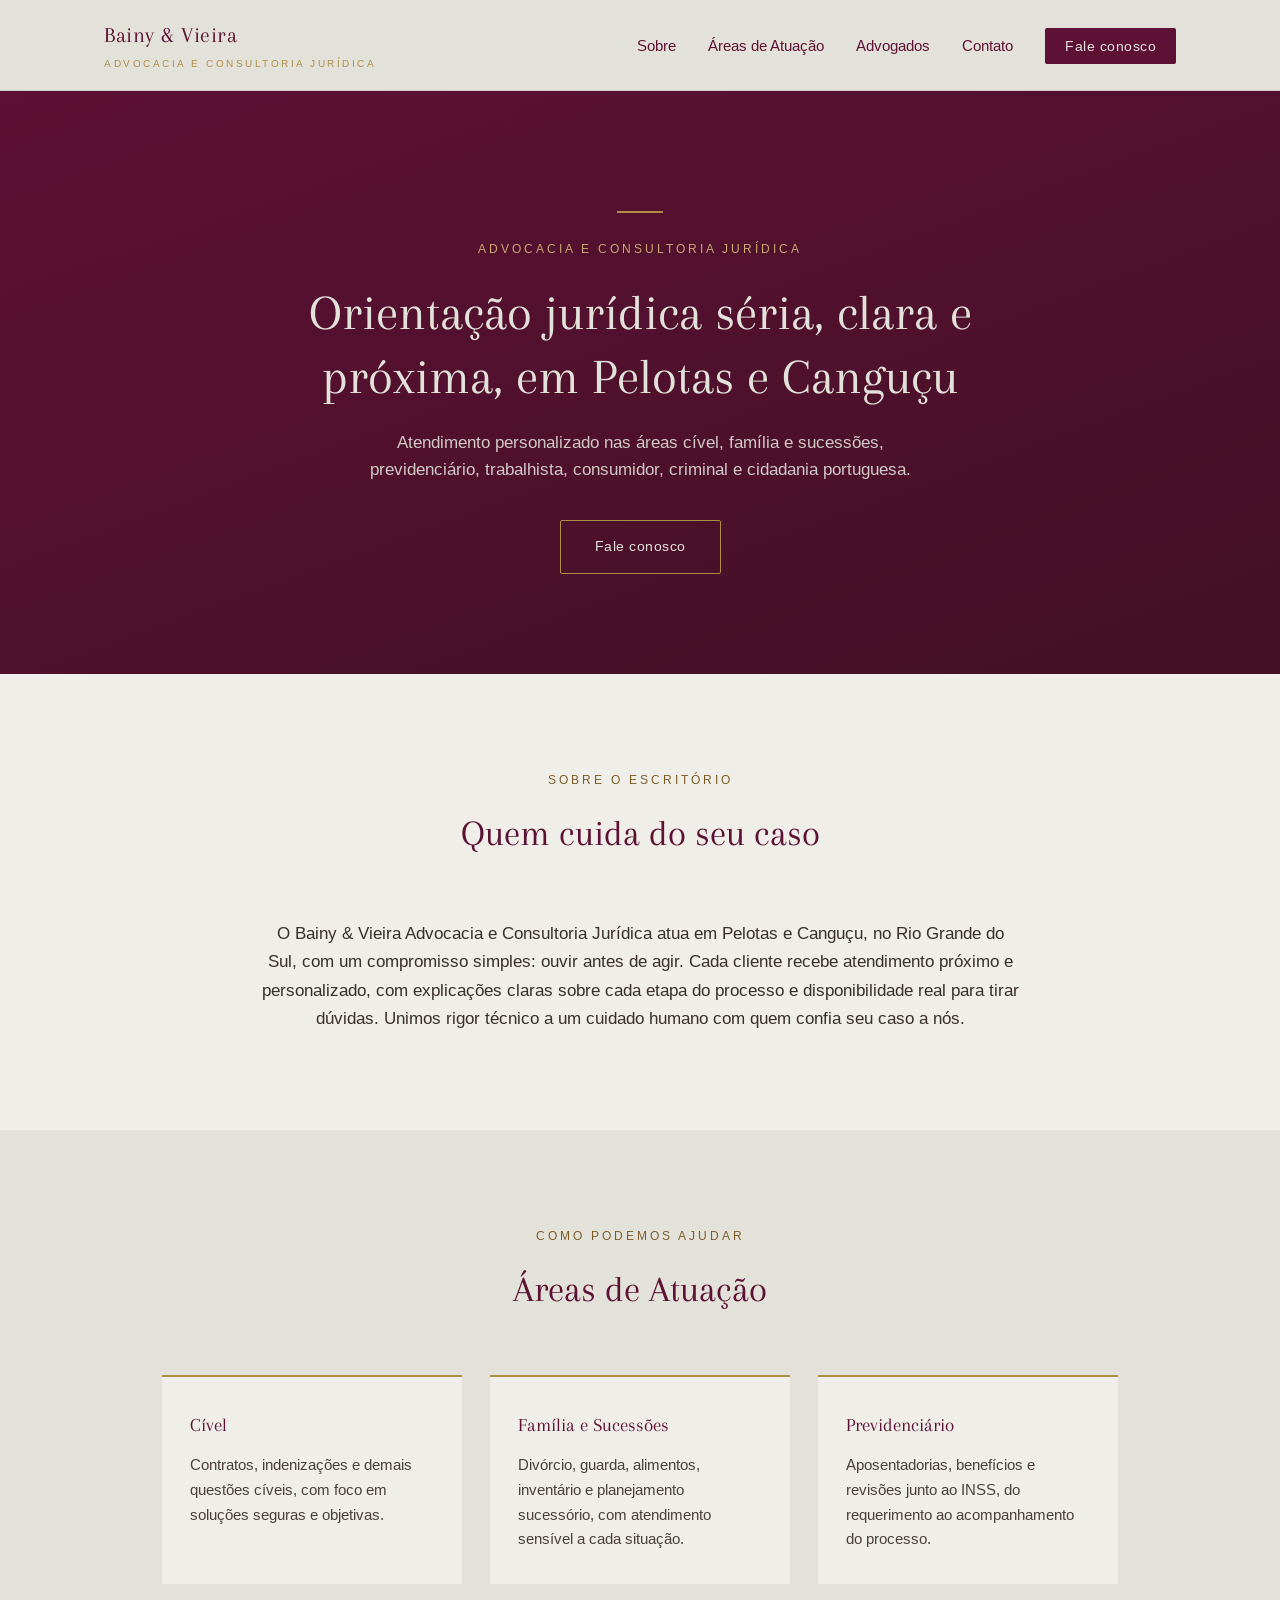
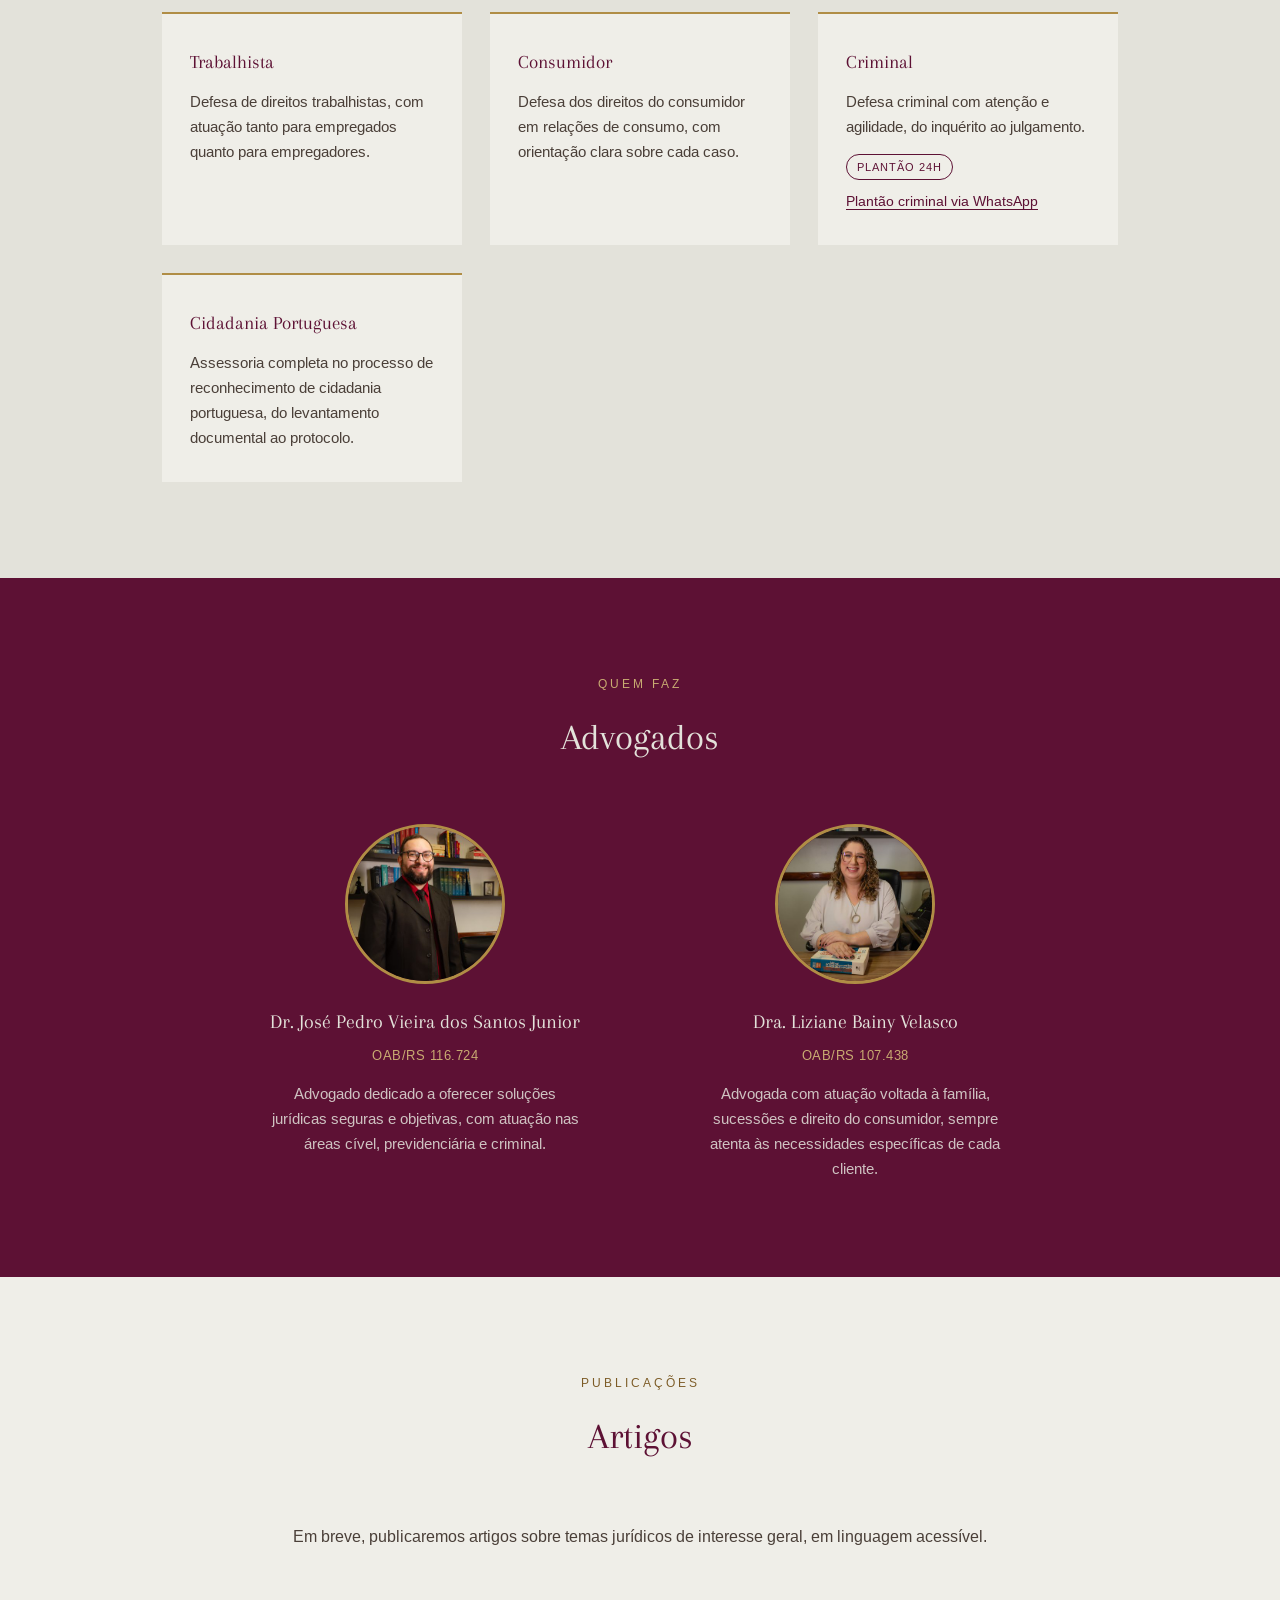
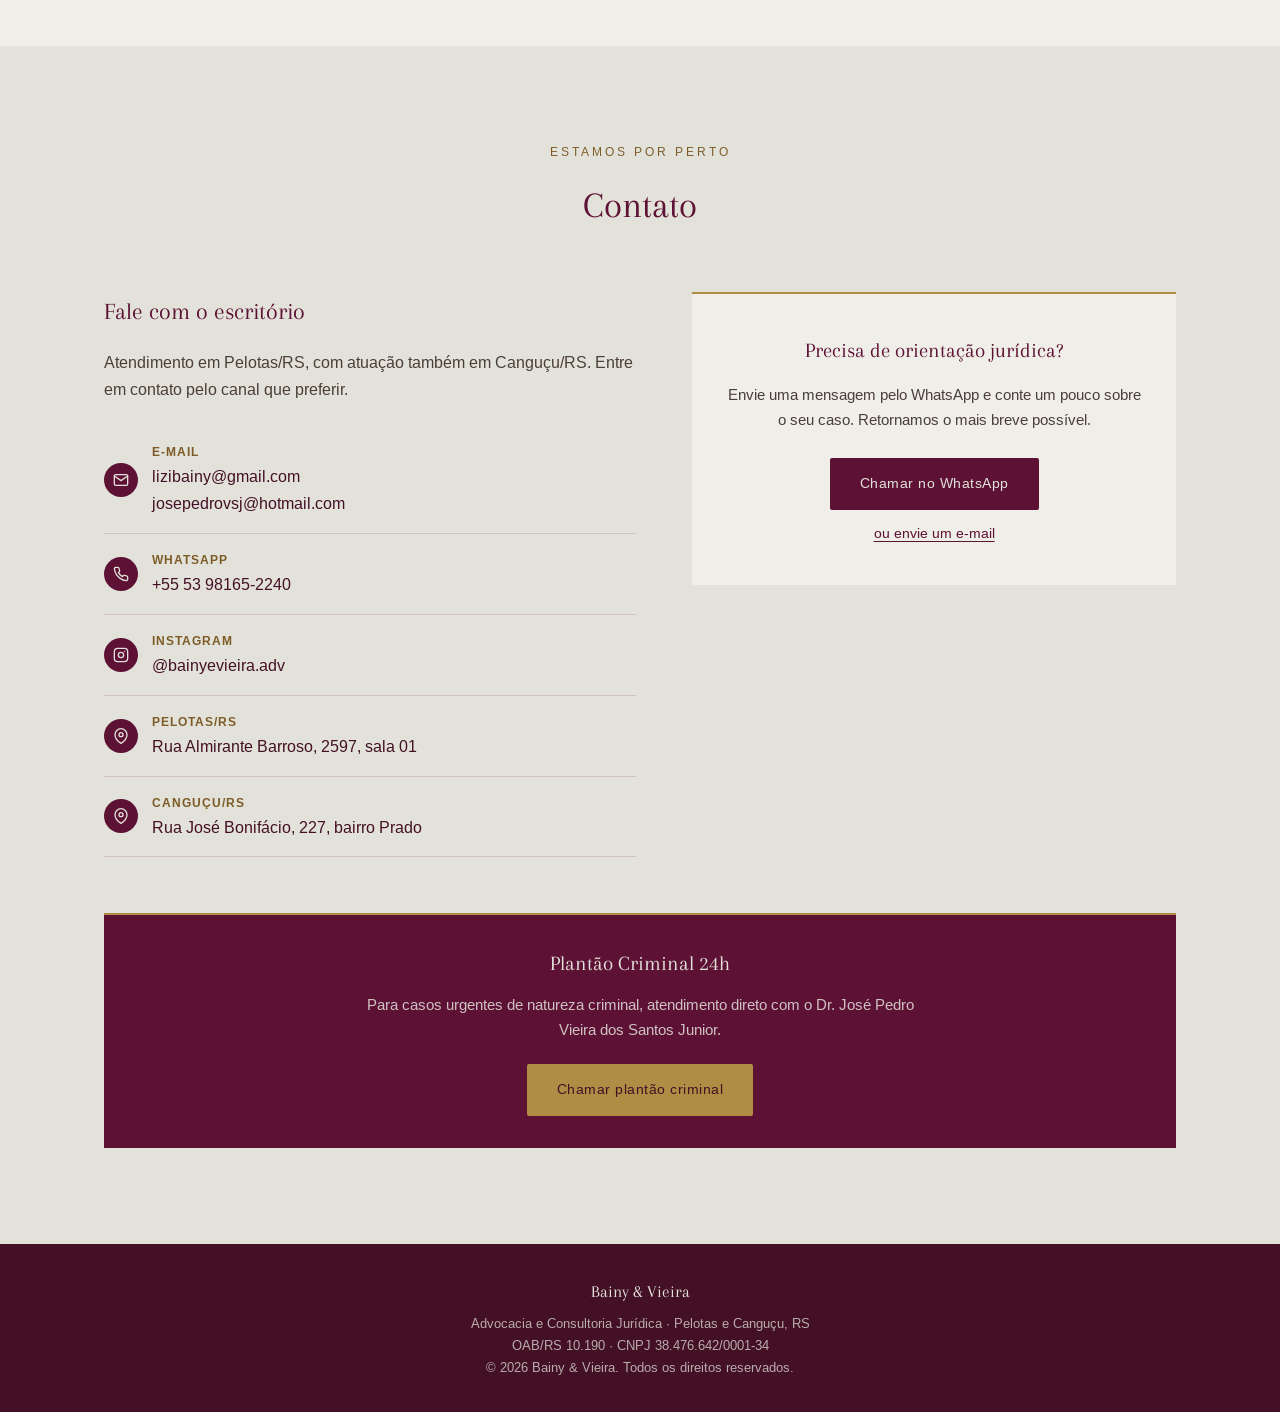
<file: index.html>
<!DOCTYPE html>
<html lang="pt-BR">
<head>
<meta charset="UTF-8">
<meta name="viewport" content="width=device-width, initial-scale=1.0">
<title>Bainy &amp; Vieira Advocacia e Consultoria Jurídica</title>
<meta name="description" content="Bainy &amp; Vieira Advocacia e Consultoria Jurídica. Atuação em Pelotas e Canguçu, RS, nas áreas Cível, Família e Sucessões, Previdenciário, Trabalhista, Consumidor, Criminal e Cidadania Portuguesa.">
<link rel="preconnect" href="https://fonts.googleapis.com">
<link rel="preconnect" href="https://fonts.gstatic.com" crossorigin>
<link href="https://fonts.googleapis.com/css2?family=Arapey:ital@0;1&family=Arimo:ital,wght@0,400;0,500;0,600;0,700;1,400&display=swap" rel="stylesheet">
<link rel="stylesheet" href="assets/styles.css">
<link rel="icon" type="image/svg+xml" href="assets/favicon.svg">
<meta property="og:type" content="website">
<meta property="og:title" content="Bainy &amp; Vieira Advocacia e Consultoria Jurídica">
<meta property="og:description" content="Orientação jurídica séria, clara e próxima, em Pelotas e Canguçu/RS. Atuação nas áreas Cível, Família, Previdenciário, Trabalhista, Consumidor, Criminal e Cidadania Portuguesa.">
<meta property="og:url" content="https://bainyevieira.adv.br">
<meta property="og:locale" content="pt_BR">
</head>
<body>

<header>
  <div class="nav-wrap">
    <a href="#inicio" class="brand">Bainy &amp; Vieira
      <span>Advocacia e Consultoria Jurídica</span>
    </a>
    <button class="menu-toggle" id="menuToggle" aria-label="Abrir menu">
      <span></span><span></span><span></span>
    </button>
    <nav>
      <ul id="navList">
        <li><a href="#sobre">Sobre</a></li>
        <li><a href="#areas">Áreas de Atuação</a></li>
        <li><a href="#advogados">Advogados</a></li>
        <!-- <li><a href="artigos/index.html">Artigos</a></li> -->
        <li><a href="#contato">Contato</a></li>
        <li><a href="#contato" class="nav-cta">Fale conosco</a></li>
      </ul>
    </nav>
  </div>
</header>

<section class="hero" id="inicio">
  <div class="hero-divider"></div>
  <p class="eyebrow">Advocacia e Consultoria Jurídica</p>
  <h1>Orientação jurídica séria, clara e próxima, em Pelotas e Canguçu</h1>
  <p>Atendimento personalizado nas áreas cível, família e sucessões, previdenciário, trabalhista, consumidor, criminal e cidadania portuguesa.</p>
  <a href="#contato" class="btn">Fale conosco</a>
</section>

<section class="sobre" id="sobre">
  <div class="container">
    <div class="section-head">
      <span class="kicker">Sobre o escritório</span>
      <h2>Quem cuida do seu caso</h2>
    </div>
    <div class="sobre-content">
      <p>O Bainy &amp; Vieira Advocacia e Consultoria Jurídica atua em Pelotas e Canguçu, no Rio Grande do Sul, com um compromisso simples: ouvir antes de agir. Cada cliente recebe atendimento próximo e personalizado, com explicações claras sobre cada etapa do processo e disponibilidade real para tirar dúvidas. Unimos rigor técnico a um cuidado humano com quem confia seu caso a nós.</p>
    </div>
  </div>
</section>

<section id="areas">
  <div class="container">
    <div class="section-head">
      <span class="kicker">Como podemos ajudar</span>
      <h2>Áreas de Atuação</h2>
    </div>
    <div class="areas-grid">
      <div class="area-card">
        <h3>Cível</h3>
        <p>Contratos, indenizações e demais questões cíveis, com foco em soluções seguras e objetivas.</p>
      </div>
      <div class="area-card">
        <h3>Família e Sucessões</h3>
        <p>Divórcio, guarda, alimentos, inventário e planejamento sucessório, com atendimento sensível a cada situação.</p>
      </div>
      <div class="area-card">
        <h3>Previdenciário</h3>
        <p>Aposentadorias, benefícios e revisões junto ao INSS, do requerimento ao acompanhamento do processo.</p>
      </div>
      <div class="area-card">
        <h3>Trabalhista</h3>
        <p>Defesa de direitos trabalhistas, com atuação tanto para empregados quanto para empregadores.</p>
      </div>
      <div class="area-card">
        <h3>Consumidor</h3>
        <p>Defesa dos direitos do consumidor em relações de consumo, com orientação clara sobre cada caso.</p>
      </div>
      <div class="area-card">
        <h3>Criminal</h3>
        <p>Defesa criminal com atenção e agilidade, do inquérito ao julgamento.</p>
        <span class="badge">Plantão 24h</span>
        <a href="https://wa.me/5553991443211" target="_blank" rel="noopener" class="link-secundario">Plantão criminal via WhatsApp</a>
      </div>
      <div class="area-card">
        <h3>Cidadania Portuguesa</h3>
        <p>Assessoria completa no processo de reconhecimento de cidadania portuguesa, do levantamento documental ao protocolo.</p>
      </div>
    </div>
  </div>
</section>

<section class="advogados" id="advogados">
  <div class="container">
    <div class="section-head">
      <span class="kicker">Quem faz</span>
      <h2>Advogados</h2>
    </div>
    <div class="advogados-grid">
      <div class="advogado-card">
        <img src="imagem-pedro.jpg" alt="Dr. José Pedro Vieira dos Santos Junior" class="avatar-foto" width="160" height="160" loading="lazy">
        <h3>Dr. José Pedro Vieira dos Santos Junior</h3>
        <p class="oab">OAB/RS 116.724</p>
        <p class="bio">Advogado dedicado a oferecer soluções jurídicas seguras e objetivas, com atuação nas áreas cível, previdenciária e criminal.</p>
      </div>
      <div class="advogado-card">
        <img src="imagem-lizi.jpg" alt="Dra. Liziane Bainy Velasco" class="avatar-foto" width="160" height="160" loading="lazy">
        <h3>Dra. Liziane Bainy Velasco</h3>
        <p class="oab">OAB/RS 107.438</p>
        <p class="bio">Advogada com atuação voltada à família, sucessões e direito do consumidor, sempre atenta às necessidades específicas de cada cliente.</p>
      </div>
    </div>
  </div>
</section>

<section class="artigos" id="artigos-home">
  <div class="container">
    <div class="section-head">
      <span class="kicker">Publicações</span>
      <h2>Artigos</h2>
    </div>
    <p class="artigos-em-breve">Em breve, publicaremos artigos sobre temas jurídicos de interesse geral, em linguagem acessível.</p>
  </div>
</section>

<section id="contato">
  <div class="container">
    <div class="section-head">
      <span class="kicker">Estamos por perto</span>
      <h2>Contato</h2>
    </div>
    <div class="contato-grid">
      <div class="contato-info">
        <h3>Fale com o escritório</h3>
        <p>Atendimento em Pelotas/RS, com atuação também em Canguçu/RS. Entre em contato pelo canal que preferir.</p>
        <ul class="contato-lista">
          <li>
            <span class="icone" aria-hidden="true">
              <svg viewBox="0 0 24 24" fill="none" stroke="currentColor" stroke-width="2" stroke-linecap="round" stroke-linejoin="round"><rect x="2" y="4" width="20" height="16" rx="2"/><path d="M22 6l-10 7L2 6"/></svg>
            </span>
            <div>
              <strong>E-mail</strong>
              <a href="mailto:lizibainy@gmail.com">lizibainy@gmail.com</a><br>
              <a href="mailto:josepedrovsj@hotmail.com">josepedrovsj@hotmail.com</a>
            </div>
          </li>
          <li>
            <span class="icone" aria-hidden="true">
              <svg viewBox="0 0 24 24" fill="none" stroke="currentColor" stroke-width="2" stroke-linecap="round" stroke-linejoin="round"><path d="M22 16.92v3a2 2 0 0 1-2.18 2 19.79 19.79 0 0 1-8.63-3.07 19.5 19.5 0 0 1-6-6 19.79 19.79 0 0 1-3.07-8.67A2 2 0 0 1 4.11 2h3a2 2 0 0 1 2 1.72c.13.96.36 1.9.7 2.81a2 2 0 0 1-.45 2.11L8.09 9.91a16 16 0 0 0 6 6l1.27-1.27a2 2 0 0 1 2.11-.45c.91.34 1.85.57 2.81.7A2 2 0 0 1 22 16.92z"/></svg>
            </span>
            <div>
              <strong>WhatsApp</strong>
              <a href="https://wa.me/5553981652240" target="_blank" rel="noopener">+55 53 98165-2240</a>
            </div>
          </li>
          <li>
            <span class="icone" aria-hidden="true">
              <svg viewBox="0 0 24 24" fill="none" stroke="currentColor" stroke-width="2" stroke-linecap="round" stroke-linejoin="round"><rect x="2" y="2" width="20" height="20" rx="5"/><circle cx="12" cy="12" r="4"/><circle cx="17.5" cy="6.5" r="1" fill="currentColor" stroke="none"/></svg>
            </span>
            <div>
              <strong>Instagram</strong>
              <a href="https://instagram.com/bainyevieira.adv" target="_blank" rel="noopener">@bainyevieira.adv</a>
            </div>
          </li>
          <li>
            <span class="icone" aria-hidden="true">
              <svg viewBox="0 0 24 24" fill="none" stroke="currentColor" stroke-width="2" stroke-linecap="round" stroke-linejoin="round"><path d="M21 10c0 7-9 13-9 13s-9-6-9-13a9 9 0 0 1 18 0z"/><circle cx="12" cy="10" r="3"/></svg>
            </span>
            <div>
              <strong>Pelotas/RS</strong>
              <span>Rua Almirante Barroso, 2597, sala 01</span>
            </div>
          </li>
          <li>
            <span class="icone" aria-hidden="true">
              <svg viewBox="0 0 24 24" fill="none" stroke="currentColor" stroke-width="2" stroke-linecap="round" stroke-linejoin="round"><path d="M21 10c0 7-9 13-9 13s-9-6-9-13a9 9 0 0 1 18 0z"/><circle cx="12" cy="10" r="3"/></svg>
            </span>
            <div>
              <strong>Canguçu/RS</strong>
              <span>Rua José Bonifácio, 227, bairro Prado</span>
            </div>
          </li>
        </ul>
      </div>
      <div class="contato-card">
        <h3>Precisa de orientação jurídica?</h3>
        <p>Envie uma mensagem pelo WhatsApp e conte um pouco sobre o seu caso. Retornamos o mais breve possível.</p>
        <a href="https://wa.me/5553981652240" target="_blank" rel="noopener" class="btn-vinho">Chamar no WhatsApp</a>
        <a href="mailto:lizibainy@gmail.com" class="link-secundario">ou envie um e-mail</a>
      </div>
    </div>
    <div class="plantao-criminal">
      <h3>Plantão Criminal 24h</h3>
      <p>Para casos urgentes de natureza criminal, atendimento direto com o Dr. José Pedro Vieira dos Santos Junior.</p>
      <a href="https://wa.me/5553991443211" target="_blank" rel="noopener" class="btn-vinho">Chamar plantão criminal</a>
    </div>
  </div>
</section>

<footer>
  <div class="brand-footer">Bainy &amp; Vieira</div>
  <p>Advocacia e Consultoria Jurídica &middot; Pelotas e Canguçu, RS</p>
  <p>OAB/RS 10.190 &middot; CNPJ 38.476.642/0001-34</p>
  <p>&copy; <span id="ano"></span> Bainy &amp; Vieira. Todos os direitos reservados.</p>
</footer>

<script src="assets/main.js"></script>

</body>
</html>
</file>
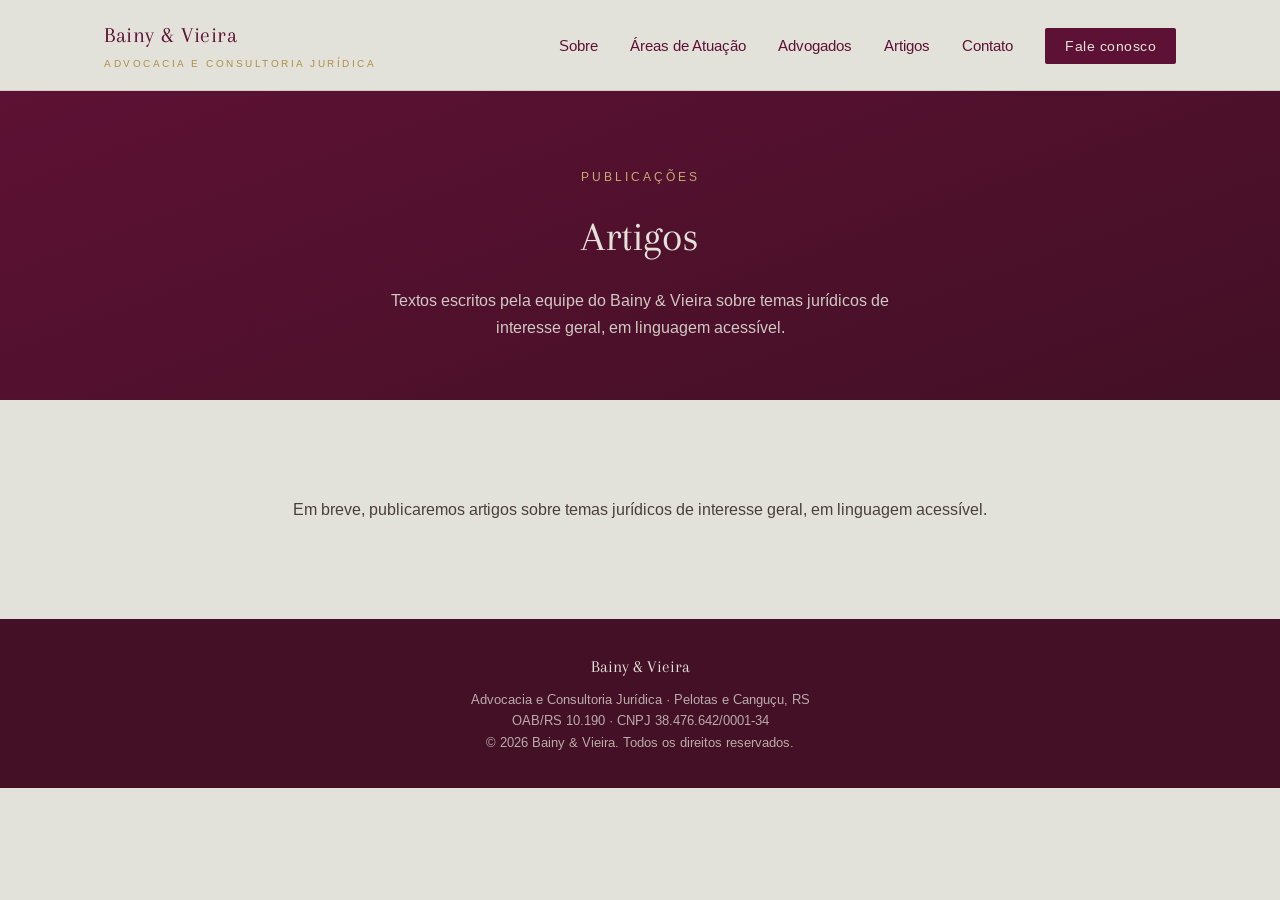
<file: artigos/index.html>
<!DOCTYPE html>
<html lang="pt-BR">
<head>
<meta charset="UTF-8">
<meta name="viewport" content="width=device-width, initial-scale=1.0">
<title>Artigos | Bainy &amp; Vieira Advocacia e Consultoria Jurídica</title>
<meta name="description" content="Artigos e conteúdos jurídicos do Bainy &amp; Vieira Advocacia e Consultoria Jurídica, em Pelotas e Canguçu, RS.">
<link rel="preconnect" href="https://fonts.googleapis.com">
<link rel="preconnect" href="https://fonts.gstatic.com" crossorigin>
<link href="https://fonts.googleapis.com/css2?family=Arapey:ital@0;1&family=Arimo:ital,wght@0,400;0,500;0,600;0,700;1,400&display=swap" rel="stylesheet">
<link rel="stylesheet" href="../assets/styles.css">
<link rel="icon" type="image/svg+xml" href="../assets/favicon.svg">
<meta property="og:type" content="website">
<meta property="og:title" content="Artigos | Bainy &amp; Vieira Advocacia">
<meta property="og:description" content="Artigos e conteúdos jurídicos do Bainy &amp; Vieira Advocacia e Consultoria Jurídica, em Pelotas e Canguçu, RS.">
<meta property="og:locale" content="pt_BR">
</head>
<body>

<header>
  <div class="nav-wrap">
    <a href="../index.html" class="brand">Bainy &amp; Vieira
      <span>Advocacia e Consultoria Jurídica</span>
    </a>
    <button class="menu-toggle" id="menuToggle" aria-label="Abrir menu">
      <span></span><span></span><span></span>
    </button>
    <nav>
      <ul id="navList">
        <li><a href="../index.html#sobre">Sobre</a></li>
        <li><a href="../index.html#areas">Áreas de Atuação</a></li>
        <li><a href="../index.html#advogados">Advogados</a></li>
        <li><a href="index.html">Artigos</a></li>
        <li><a href="../index.html#contato">Contato</a></li>
        <li><a href="../index.html#contato" class="nav-cta">Fale conosco</a></li>
      </ul>
    </nav>
  </div>
</header>

<section class="pagina-header">
  <p class="eyebrow">Publicações</p>
  <h1>Artigos</h1>
  <p>Textos escritos pela equipe do Bainy &amp; Vieira sobre temas jurídicos de interesse geral, em linguagem acessível.</p>
</section>

<section>
  <div class="container">
    <p class="artigos-em-breve">Em breve, publicaremos artigos sobre temas jurídicos de interesse geral, em linguagem acessível.</p>
  </div>
</section>

<footer>
  <div class="brand-footer">Bainy &amp; Vieira</div>
  <p>Advocacia e Consultoria Jurídica &middot; Pelotas e Canguçu, RS</p>
  <p>OAB/RS 10.190 &middot; CNPJ 38.476.642/0001-34</p>
  <p>&copy; <span id="ano"></span> Bainy &amp; Vieira. Todos os direitos reservados.</p>
</footer>

<script src="../assets/main.js"></script>

</body>
</html>
</file>
<file: assets/styles.css>
:root{
  --vinho: #5D1134;
  --vinho-escuro: #431025;
  --creme: #E3E2DA;
  --creme-claro: #EFEEE8;
  --dourado: #B08D45;
  --dourado-claro: #C9AC72;
  --dourado-texto: #7C5B26;
  --texto: #2B2320;
  --sombra: rgba(93,17,52,0.12);
}

*{ box-sizing: border-box; margin:0; padding:0; }

html{ scroll-behavior: smooth; }

body{
  font-family: 'Arimo', sans-serif;
  background: var(--creme);
  color: var(--texto);
  line-height: 1.65;
  -webkit-font-smoothing: antialiased;
}

h1,h2,h3,.brand{
  font-family: 'Arapey', serif;
  font-weight: 400;
  color: var(--vinho);
}

a{ color: inherit; text-decoration: none; }

img{ max-width: 100%; display: block; }

.container{
  max-width: 1120px;
  margin: 0 auto;
  padding: 0 24px;
}

/* ---------- HEADER ---------- */
header{
  position: sticky;
  top: 0;
  z-index: 100;
  background: var(--creme);
  border-bottom: 1px solid rgba(93,17,52,0.12);
}

.nav-wrap{
  display: flex;
  align-items: center;
  justify-content: space-between;
  padding: 18px 24px;
  max-width: 1120px;
  margin: 0 auto;
}

.brand{
  font-size: 1.35rem;
  letter-spacing: 0.5px;
}

.brand span{
  display: block;
  font-family: 'Arimo', sans-serif;
  font-size: 0.62rem;
  letter-spacing: 2.5px;
  text-transform: uppercase;
  color: var(--dourado);
  margin-top: 2px;
}

nav ul{
  list-style: none;
  display: flex;
  gap: 32px;
}

nav a{
  font-size: 0.92rem;
  color: var(--vinho);
  position: relative;
  padding-bottom: 4px;
}

nav a::after{
  content: "";
  position: absolute;
  left: 0; bottom: 0;
  width: 0;
  height: 1px;
  background: var(--dourado);
  transition: width 0.25s ease;
}

nav a:hover::after{ width: 100%; }

.nav-cta{
  background: var(--vinho);
  color: var(--creme) !important;
  padding: 10px 20px;
  border-radius: 2px;
  font-size: 0.85rem;
  letter-spacing: 0.5px;
  transition: background 0.25s ease;
}
.nav-cta:hover{ background: var(--vinho-escuro); }
.nav-cta::after{ display:none; }

.menu-toggle{
  display: none;
  flex-direction: column;
  gap: 5px;
  background: none;
  border: none;
  cursor: pointer;
  padding: 6px;
}
.menu-toggle span{
  width: 24px;
  height: 2px;
  background: var(--vinho);
}

/* ---------- HERO ---------- */
.hero{
  background: linear-gradient(160deg, var(--vinho) 0%, var(--vinho-escuro) 100%);
  color: var(--creme);
  padding: 120px 24px 100px;
  text-align: center;
}

.hero .eyebrow{
  text-transform: uppercase;
  letter-spacing: 3px;
  font-size: 0.75rem;
  color: var(--dourado-claro);
  margin-bottom: 22px;
}

.hero h1{
  color: var(--creme);
  font-size: clamp(2.1rem, 4.5vw, 3.2rem);
  max-width: 780px;
  margin: 0 auto 20px;
  line-height: 1.25;
}

.hero p{
  max-width: 560px;
  margin: 0 auto 36px;
  font-size: 1.05rem;
  color: rgba(227,226,218,0.88);
}

.btn{
  display: inline-block;
  padding: 14px 34px;
  border: 1px solid var(--dourado);
  color: var(--creme);
  font-size: 0.9rem;
  letter-spacing: 0.5px;
  border-radius: 2px;
  transition: all 0.25s ease;
}
.btn:hover{
  background: var(--dourado);
  color: var(--vinho-escuro);
}

.hero-divider{
  width: 46px;
  height: 2px;
  background: var(--dourado);
  margin: 0 auto 26px;
}

/* ---------- PAGE HEADER (subpáginas) ---------- */
.pagina-header{
  background: linear-gradient(160deg, var(--vinho) 0%, var(--vinho-escuro) 100%);
  color: var(--creme);
  padding: 76px 24px 60px;
  text-align: center;
}

.pagina-header .eyebrow{
  text-transform: uppercase;
  letter-spacing: 3px;
  font-size: 0.75rem;
  color: var(--dourado-claro);
  margin-bottom: 16px;
}

.pagina-header h1{
  color: var(--creme);
  font-size: clamp(1.8rem, 4vw, 2.6rem);
  max-width: 700px;
  margin: 0 auto 16px;
}

.pagina-header p{
  max-width: 560px;
  margin: 0 auto;
  color: rgba(227,226,218,0.88);
  font-size: 1rem;
}

/* ---------- SECTION GENERIC ---------- */
section{ padding: 96px 0; }

.section-head{
  text-align: center;
  max-width: 620px;
  margin: 0 auto 56px;
}

.section-head .kicker{
  text-transform: uppercase;
  letter-spacing: 3px;
  font-size: 0.72rem;
  color: var(--dourado-texto);
  display: block;
  margin-bottom: 14px;
}

.section-head h2{
  font-size: clamp(1.7rem, 3vw, 2.3rem);
}

/* ---------- SOBRE ---------- */
.sobre{
  background: var(--creme-claro);
}

.sobre-content{
  max-width: 760px;
  margin: 0 auto;
  text-align: center;
}

.sobre-content p{
  font-size: 1.08rem;
  color: #3a2f29;
}

/* ---------- AREAS ---------- */
.areas-grid{
  display: grid;
  grid-template-columns: repeat(auto-fill, minmax(260px, 300px));
  justify-content: center;
  gap: 28px;
}

.area-card{
  background: var(--creme-claro);
  border-top: 2px solid var(--dourado);
  padding: 32px 28px;
  transition: transform 0.25s ease, box-shadow 0.25s ease;
}

.area-card:hover{
  transform: translateY(-4px);
  box-shadow: 0 14px 30px var(--sombra);
}

.area-card h3{
  font-size: 1.2rem;
  margin-bottom: 12px;
}

.area-card p{
  font-size: 0.94rem;
  color: #4a3f38;
}

.area-card .badge{
  display: inline-block;
  margin-top: 14px;
  font-size: 0.7rem;
  letter-spacing: 1px;
  text-transform: uppercase;
  color: var(--vinho);
  border: 1px solid var(--vinho);
  padding: 3px 10px;
  border-radius: 20px;
}

/* ---------- ADVOGADOS ---------- */
.advogados{
  background: var(--vinho);
  color: var(--creme);
}

.advogados .section-head h2{ color: var(--creme); }
.advogados .section-head .kicker{ color: var(--dourado-claro); }

.advogados-grid{
  display: grid;
  grid-template-columns: repeat(auto-fit, minmax(280px, 1fr));
  gap: 40px;
  max-width: 820px;
  margin: 0 auto;
}

.advogado-card{
  text-align: center;
}

.avatar{
  width: 108px;
  height: 108px;
  border-radius: 50%;
  background: var(--vinho-escuro);
  border: 2px solid var(--dourado);
  display: flex;
  align-items: center;
  justify-content: center;
  margin: 0 auto 22px;
  font-family: 'Arapey', serif;
  font-size: 1.7rem;
  color: var(--dourado-claro);
}

.avatar-foto{
  width: 160px;
  height: 160px;
  border-radius: 50%;
  border: 3px solid var(--dourado);
  object-fit: cover;
  object-position: center center;
  margin: 0 auto 22px;
  display: block;
}

.advogado-card h3{
  color: var(--creme);
  font-size: 1.25rem;
  margin-bottom: 6px;
}

.oab{
  font-size: 0.8rem;
  color: var(--dourado-claro);
  letter-spacing: 0.5px;
  margin-bottom: 16px;
}

.advogado-card p.bio{
  font-size: 0.94rem;
  color: rgba(227,226,218,0.85);
  max-width: 320px;
  margin: 0 auto;
}

/* ---------- ARTIGOS ---------- */
.artigos{
  background: var(--creme-claro);
}

.artigos-grid{
  display: grid;
  grid-template-columns: repeat(auto-fill, minmax(280px, 340px));
  justify-content: center;
  gap: 28px;
}

.artigo-card{
  background: var(--creme);
  border-top: 2px solid var(--dourado);
  padding: 30px 28px;
  display: flex;
  flex-direction: column;
  transition: transform 0.25s ease, box-shadow 0.25s ease;
}

.artigo-card:hover{
  transform: translateY(-4px);
  box-shadow: 0 14px 30px var(--sombra);
}

.artigo-meta{
  text-transform: uppercase;
  letter-spacing: 1px;
  font-size: 0.7rem;
  color: var(--dourado-texto);
  margin-bottom: 10px;
}

.artigo-card h3{
  font-size: 1.15rem;
  margin-bottom: 10px;
}

.artigo-card p{
  font-size: 0.92rem;
  color: #4a3f38;
  margin-bottom: 18px;
  flex-grow: 1;
}

.ler-mais{
  font-size: 0.85rem;
  color: var(--vinho);
  font-weight: 600;
  letter-spacing: 0.3px;
}

.artigos-cta{
  text-align: center;
  margin-top: 44px;
}

.artigos-em-breve{
  text-align: center;
  color: #4a3f38;
  font-size: 1.02rem;
}

/* ---------- CONTEÚDO DE ARTIGO ---------- */
.artigo-conteudo{
  max-width: 720px;
  margin: 0 auto;
}

.artigo-conteudo p{
  margin-bottom: 20px;
  font-size: 1.02rem;
  color: #3a2f29;
}

.voltar-link{
  display: inline-block;
  margin-bottom: 36px;
  font-size: 0.88rem;
  color: var(--vinho);
}
.voltar-link:hover{ text-decoration: underline; }

/* ---------- CONTATO ---------- */
.contato-grid{
  display: grid;
  grid-template-columns: 1.1fr 1fr;
  gap: 56px;
  align-items: start;
}

.contato-info h3{
  font-size: 1.5rem;
  margin-bottom: 18px;
}

.contato-info p{
  margin-bottom: 24px;
  color: #4a3f38;
}

.contato-lista{
  list-style: none;
}

.contato-lista li{
  display: flex;
  align-items: center;
  gap: 14px;
  padding: 16px 0;
  border-bottom: 1px solid rgba(93,17,52,0.15);
}

.contato-lista .icone{
  width: 34px;
  height: 34px;
  border-radius: 50%;
  background: var(--vinho);
  color: var(--creme);
  display: flex;
  align-items: center;
  justify-content: center;
  flex-shrink: 0;
}

.contato-lista .icone svg{
  width: 16px;
  height: 16px;
}

.contato-lista strong{
  display: block;
  font-size: 0.72rem;
  text-transform: uppercase;
  letter-spacing: 1px;
  color: var(--dourado-texto);
  margin-bottom: 2px;
}

.contato-lista a, .contato-lista span{
  font-size: 0.98rem;
  color: var(--vinho-escuro);
}

.contato-card{
  background: var(--creme-claro);
  border-top: 2px solid var(--dourado);
  padding: 40px 32px;
  text-align: center;
}

.contato-card h3{
  font-size: 1.3rem;
  margin-bottom: 14px;
}

.contato-card p{
  color: #4a3f38;
  margin-bottom: 26px;
  font-size: 0.95rem;
}

.btn-vinho{
  display: inline-block;
  background: var(--vinho);
  color: var(--creme);
  padding: 14px 30px;
  font-size: 0.9rem;
  letter-spacing: 0.5px;
  border-radius: 2px;
  transition: background 0.25s ease;
  margin-bottom: 12px;
}
.btn-vinho:hover{ background: var(--vinho-escuro); }

.link-secundario{
  display: block;
  font-size: 0.88rem;
  color: var(--vinho);
  text-decoration: underline;
  text-underline-offset: 3px;
}

.area-card .link-secundario{
  margin-top: 10px;
  display: inline-block;
}

/* ---------- PLANTAO CRIMINAL ---------- */
.plantao-criminal{
  margin-top: 56px;
  background: var(--vinho);
  color: var(--creme);
  padding: 32px;
  text-align: center;
  border-top: 2px solid var(--dourado);
}

.plantao-criminal h3{
  color: var(--creme);
  font-size: 1.3rem;
  margin-bottom: 10px;
}

.plantao-criminal p{
  color: rgba(227,226,218,0.85);
  font-size: 0.95rem;
  max-width: 560px;
  margin: 0 auto 22px;
}

.plantao-criminal .btn-vinho{
  background: var(--dourado);
  color: var(--vinho-escuro);
  margin-bottom: 0;
}
.plantao-criminal .btn-vinho:hover{
  background: var(--dourado-claro);
}

/* ---------- FOOTER ---------- */
footer{
  background: var(--vinho-escuro);
  color: rgba(227,226,218,0.75);
  text-align: center;
  padding: 34px 24px;
  font-size: 0.82rem;
}

footer .brand-footer{
  font-family: 'Arapey', serif;
  color: var(--creme);
  font-size: 1.05rem;
  margin-bottom: 8px;
}

/* ---------- RESPONSIVE ---------- */
@media (max-width: 820px){
  .contato-grid{ grid-template-columns: 1fr; }
}

@media (max-width: 720px){
  nav ul{
    position: absolute;
    top: 100%;
    left: 0;
    right: 0;
    background: var(--creme);
    flex-direction: column;
    align-items: center;
    gap: 0;
    max-height: 0;
    overflow: hidden;
    transition: max-height 0.3s ease;
    border-bottom: 1px solid rgba(93,17,52,0.12);
  }
  nav ul.open{ max-height: 380px; }
  nav ul li{ width: 100%; text-align: center; }
  nav ul li a{ display: block; padding: 16px 0; }
  nav a::after{ display: none; }
  .menu-toggle{ display: flex; }
  .nav-cta{ display: none; }
}

@media (max-width: 480px){
  .hero, .pagina-header{ padding: 96px 20px 76px; }
  section{ padding: 72px 0; }
}
</file>
